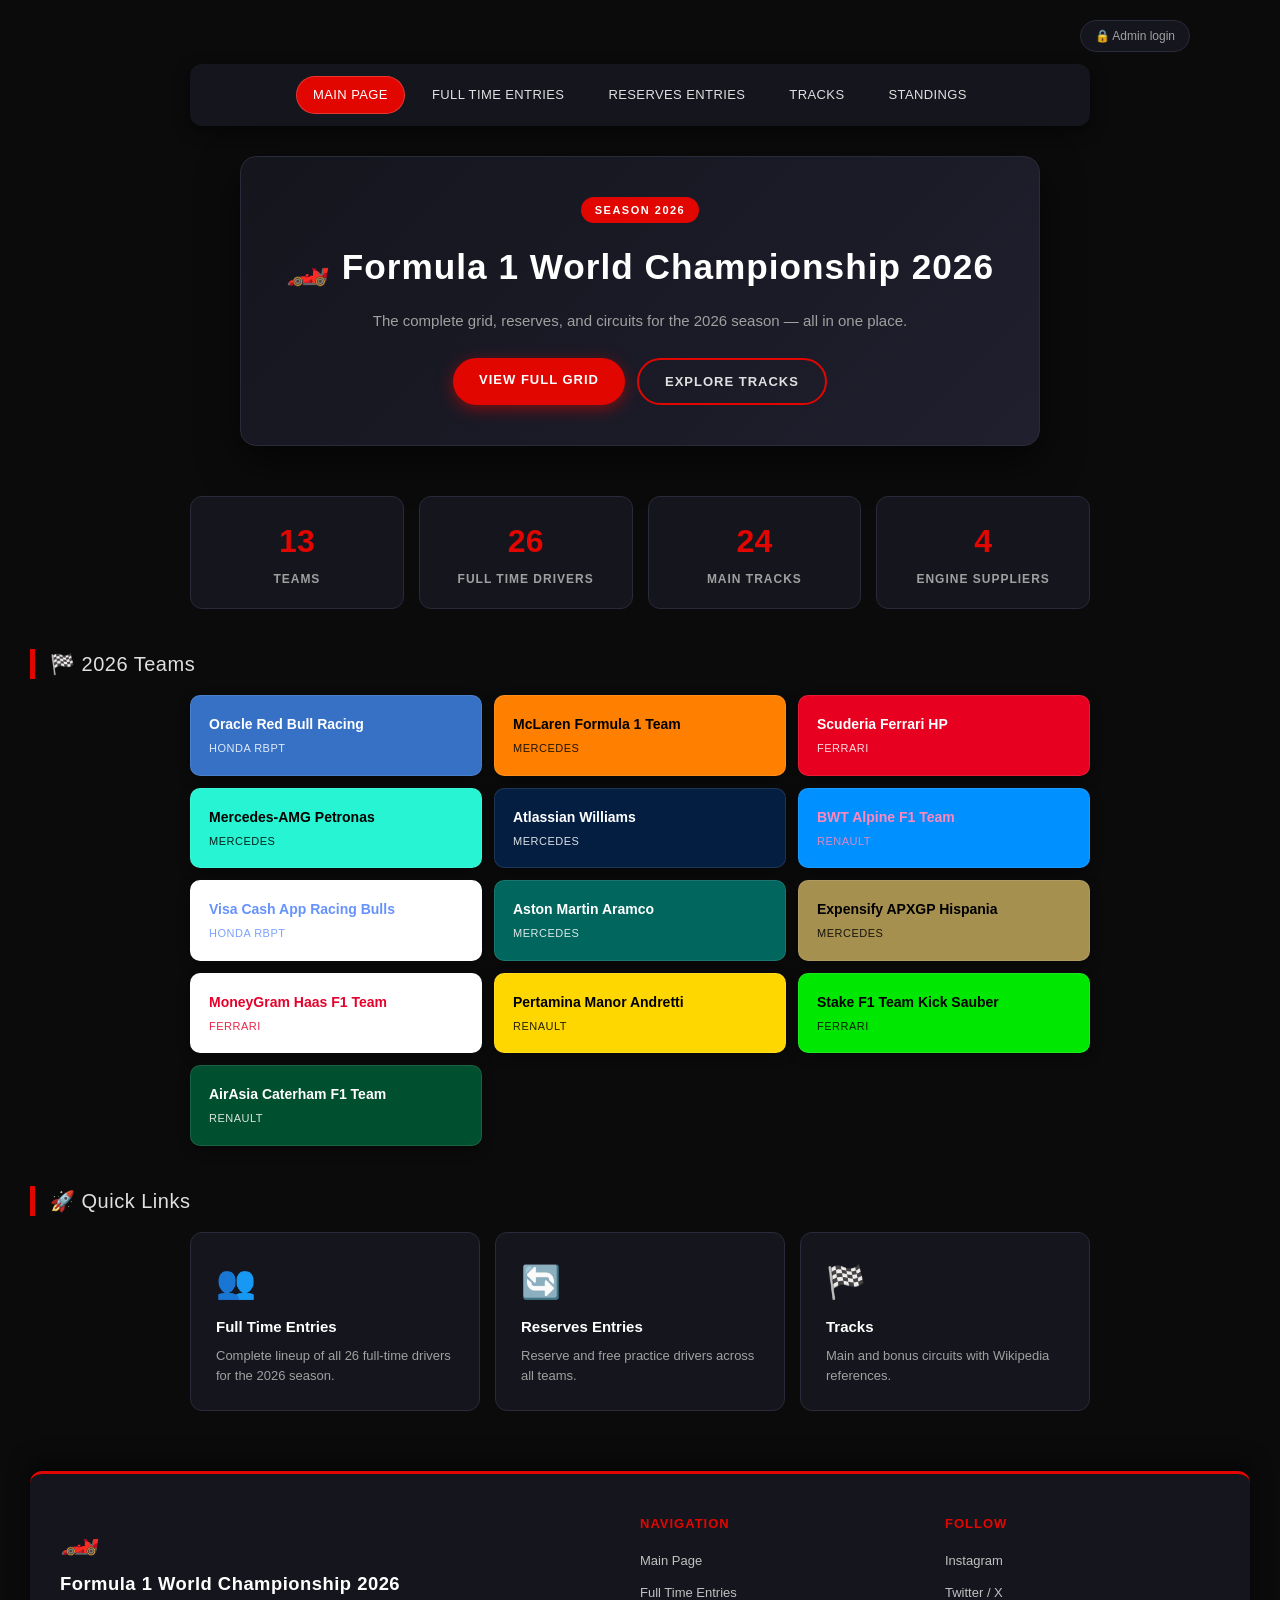
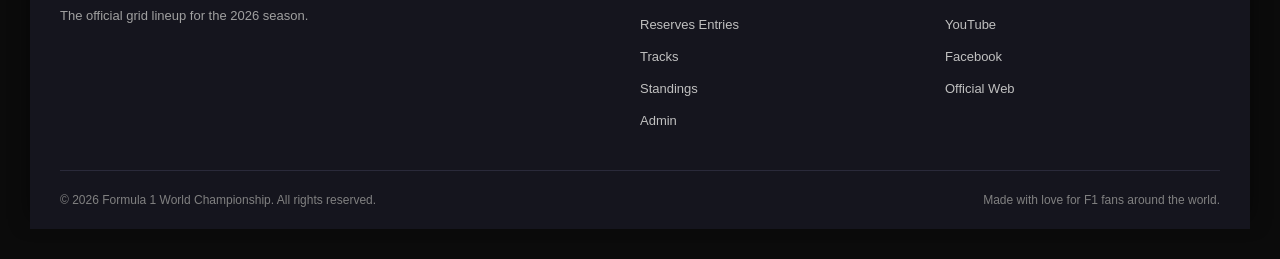
<file: index.html>
<!DOCTYPE html>
<html lang="en">

<head>
    <meta charset="UTF-8">
    <meta name="viewport" content="width=device-width, initial-scale=1.0">

    <title>Formula 1 2026 — Home</title>

    <link rel="stylesheet" href="style.css">
    <script src="script.js"></script>
</head>

<body>
    <header>
        <div class="topbar">
            <a class="admin-link" href="login.html">🔒 Admin login</a>
        </div>
        <nav>
            <a href="index.html" class="active">Main Page</a>
            <a href="fulltime.html">Full Time Entries</a>
            <a href="reserves.html">Reserves Entries</a>
            <a href="tracks.html">Tracks</a>
            <a href="standings.html">Standings</a>
        </nav>
    </header>

    <section class="hero">
        <span class="hero-tag">Season 2026</span>
        <h1>🏎️ Formula 1 World Championship 2026</h1>
        <p class="hero-subtitle">
            The complete grid, reserves, and circuits for the 2026 season — all in one place.
        </p>
        <div class="hero-buttons">
            <a href="fulltime.html" class="btn btn-primary">View Full Grid</a>
            <a href="tracks.html" class="btn btn-secondary">Explore Tracks</a>
        </div>
    </section>

    <section class="stats">
        <div class="stat-card">
            <h3>13</h3>
            <p>Teams</p>
        </div>
        <div class="stat-card">
            <h3>26</h3>
            <p>Full Time Drivers</p>
        </div>
        <div class="stat-card">
            <h3>24</h3>
            <p>Main Tracks</p>
        </div>
        <div class="stat-card">
            <h3>4</h3>
            <p>Engine Suppliers</p>
        </div>
    </section>

    <h2>🏁 2026 Teams</h2>
    <div class="team-grid">
        <a href="https://en.wikipedia.org/wiki/Red_Bull_Racing" target="_blank" class="team-card redbull">
            <h3>Oracle Red Bull Racing</h3>
            <p>Honda RBPT</p>
        </a>
        <a href="https://en.wikipedia.org/wiki/McLaren" target="_blank" class="team-card mclaren">
            <h3>McLaren Formula 1 Team</h3>
            <p>Mercedes</p>
        </a>
        <a href="https://en.wikipedia.org/wiki/Scuderia_Ferrari" target="_blank" class="team-card ferrari">
            <h3>Scuderia Ferrari HP</h3>
            <p>Ferrari</p>
        </a>
        <a href="https://en.wikipedia.org/wiki/Mercedes-Benz_in_Formula_One" target="_blank" class="team-card mercedes">
            <h3>Mercedes-AMG Petronas</h3>
            <p>Mercedes</p>
        </a>
        <a href="https://en.wikipedia.org/wiki/Williams_Racing" target="_blank" class="team-card williams">
            <h3>Atlassian Williams</h3>
            <p>Mercedes</p>
        </a>
        <a href="https://en.wikipedia.org/wiki/Alpine_F1_Team" target="_blank" class="team-card alpine">
            <h3>BWT Alpine F1 Team</h3>
            <p>Renault</p>
        </a>
        <a href="https://en.wikipedia.org/wiki/Racing_Bulls" target="_blank" class="team-card rb">
            <h3>Visa Cash App Racing Bulls</h3>
            <p>Honda RBPT</p>
        </a>
        <a href="https://en.wikipedia.org/wiki/Aston_Martin_in_Formula_One" target="_blank" class="team-card aston">
            <h3>Aston Martin Aramco</h3>
            <p>Mercedes</p>
        </a>
        <a href="https://en.wikipedia.org/wiki/HRT_Formula_1_Team" target="_blank" class="team-card apxgp">
            <h3>Expensify APXGP Hispania</h3>
            <p>Mercedes</p>
        </a>
        <a href="https://en.wikipedia.org/wiki/Haas_F1_Team" target="_blank" class="team-card haas">
            <h3>MoneyGram Haas F1 Team</h3>
            <p>Ferrari</p>
        </a>
        <a href="https://en.wikipedia.org/wiki/Manor_Motorsport" target="_blank" class="team-card manor">
            <h3>Pertamina Manor Andretti</h3>
            <p>Renault</p>
        </a>
        <a href="https://en.wikipedia.org/wiki/Sauber_Motorsport" target="_blank" class="team-card sauber">
            <h3>Stake F1 Team Kick Sauber</h3>
            <p>Ferrari</p>
        </a>
        <a href="https://en.wikipedia.org/wiki/Caterham_F1" target="_blank" class="team-card caterham">
            <h3>AirAsia Caterham F1 Team</h3>
            <p>Renault</p>
        </a>
    </div>

    <h2>🚀 Quick Links</h2>
    <div class="quick-links">
        <a href="fulltime.html" class="quick-card">
            <span class="quick-icon">👥</span>
            <h3>Full Time Entries</h3>
            <p>Complete lineup of all 26 full-time drivers for the 2026 season.</p>
        </a>
        <a href="reserves.html" class="quick-card">
            <span class="quick-icon">🔄</span>
            <h3>Reserves Entries</h3>
            <p>Reserve and free practice drivers across all teams.</p>
        </a>
        <a href="tracks.html" class="quick-card">
            <span class="quick-icon">🏁</span>
            <h3>Tracks</h3>
            <p>Main and bonus circuits with Wikipedia references.</p>
        </a>
    </div>

    <footer>
        <div class="footer-content">
            <div class="footer-brand">
                <span class="footer-logo">🏎️</span>
                <h3>Formula 1 World Championship 2026</h3>
                <p>The official grid lineup for the 2026 season.</p>
            </div>

            <div class="footer-links">
                <h4>Navigation</h4>
                <ul>
                    <li><a href="index.html">Main Page</a></li>
                    <li><a href="fulltime.html">Full Time Entries</a></li>
                    <li><a href="reserves.html">Reserves Entries</a></li>
                    <li><a href="tracks.html">Tracks</a></li>
                    <li><a href="standings.html">Standings</a></li>
                    <li><a href="login.html">Admin</a></li>
                </ul>
            </div>

            <div class="footer-links">
                <h4>Follow</h4>
                <ul>
                    <li><a href="https://www.instagram.com/f1/">Instagram</a></li>
                    <li><a href="https://x.com/F1">Twitter / X</a></li>
                    <li><a href="https://www.youtube.com/@Formula1">YouTube</a></li>
                    <li><a href="https://web.facebook.com/Formula1/">Facebook</a></li>
                    <li><a href="https://www.formula1.com/">Official Web</a></li>
                </ul>
            </div>
        </div>

        <div class="footer-bottom">
            <p>&copy; 2026 Formula 1 World Championship. All rights reserved.</p>
            <p>Made with love for F1 fans around the world.</p>
        </div>
    </footer>

</body>

</html>
</file>
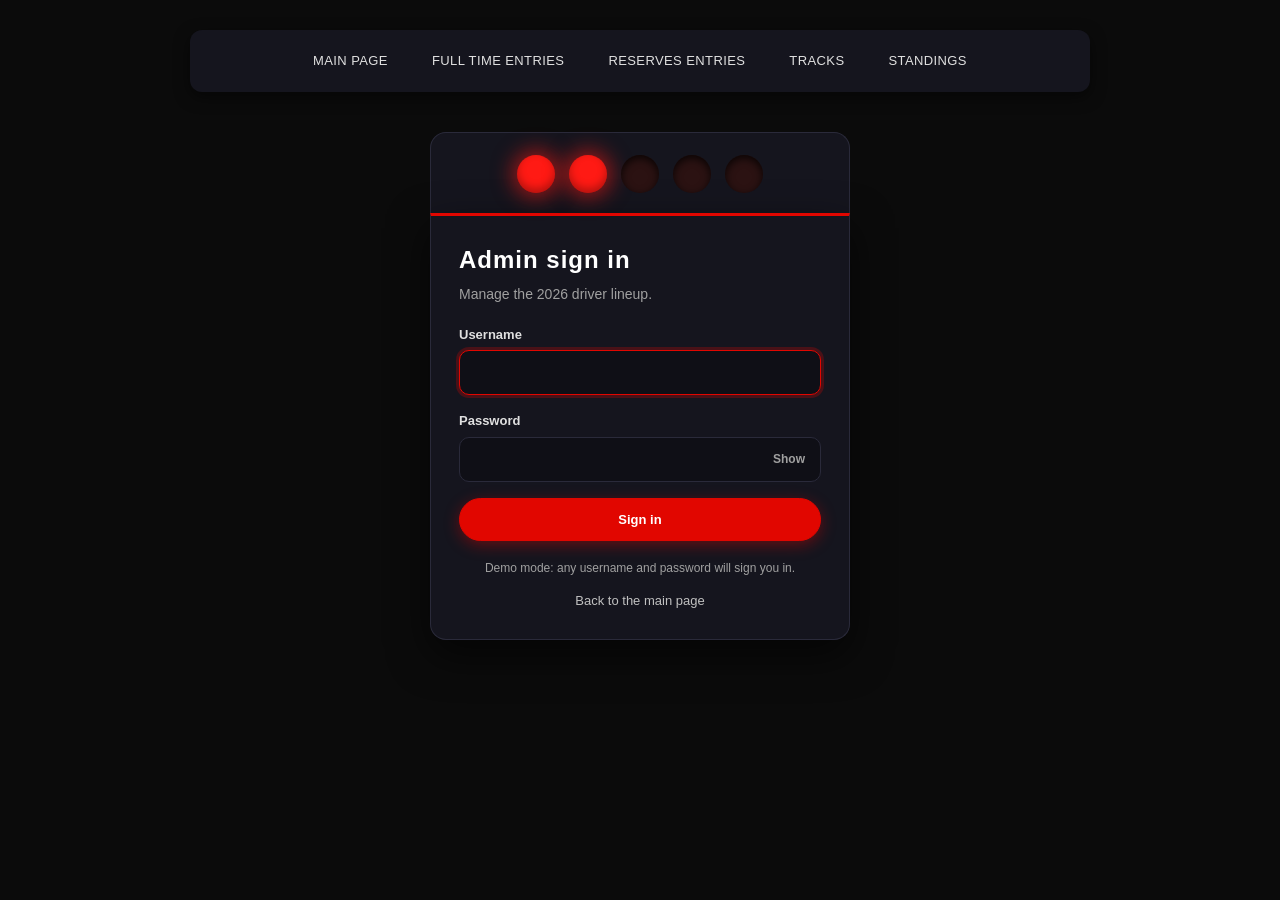
<file: admin.html>
<!DOCTYPE html>
<html lang="en">

<head>
    <meta charset="UTF-8">
    <meta name="viewport" content="width=device-width, initial-scale=1.0">

    <title>Formula 1 2026 — Admin Dashboard</title>

    <!-- Demo-only guard: bounce to the login page if there is no session flag -->
    <script>
        try {
            if (!sessionStorage.getItem('f1-admin')) { window.location.replace('login.html'); }
        } catch (e) { window.location.replace('login.html'); }
    </script>

    <link rel="stylesheet" href="style.css">
    <link rel="stylesheet" href="admin.css">
    <script src="admin.js" defer></script>
</head>

<body>
    <header>
        <nav class="nav-wide">
            <a href="index.html">Main Page</a>
            <a href="fulltime.html">Full Time Entries</a>
            <a href="reserves.html">Reserves Entries</a>
            <a href="tracks.html">Tracks</a>
            <a href="standings.html">Standings</a>
            <a href="admin.html" class="active">Admin</a>
            <span class="nav-user" id="navUser"></span>
            <button type="button" class="nav-btn" id="logoutBtn">Log out</button>
        </nav>
    </header>

    <main class="admin">
        <h1>🏎️ Admin dashboard</h1>
        <p class="demo-note">Demo mode: edits last until you reload and don't change the public pages.</p>

        <div class="tabs" role="tablist" aria-label="Driver lists">
            <button type="button" class="tab" role="tab" id="tab-ft" data-kind="ft" aria-selected="true"
                aria-controls="panel">Full time <span class="count" id="count-ft">0</span></button>
            <button type="button" class="tab" role="tab" id="tab-res" data-kind="res" aria-selected="false"
                aria-controls="panel" tabindex="-1">Reserves <span class="count" id="count-res">0</span></button>
        </div>

        <div class="toolbar">
            <input type="text" class="search-input" id="search" placeholder="🔍 Search by name, number, team or nationality"
                aria-label="Search drivers" autocomplete="off">
            <select class="input team-filter" id="teamFilter" aria-label="Filter by team"></select>
            <button type="button" class="btn-admin primary" id="addBtn">Add driver</button>
        </div>

        <div id="panel" role="tabpanel">
            <div class="table-scroll" id="tableScroll">
                <table class="admin-table">
                    <thead id="thead"></thead>
                    <tbody id="tbody"></tbody>
                </table>
            </div>
            <div class="empty" id="empty" hidden>
                <p id="emptyText"></p>
                <button type="button" class="btn-admin" id="emptyAction">Clear search</button>
            </div>
        </div>

        <p class="result-count" id="resultCount" aria-live="polite"></p>
    </main>

    <!-- Add / edit dialog -->
    <dialog class="modal" id="driverDialog" aria-labelledby="driverDialogTitle">
        <form id="driverForm" novalidate>
            <div class="modal-head">
                <h2 id="driverDialogTitle">Add driver</h2>
            </div>

            <div class="modal-body">
                <div class="form-grid">
                    <div class="field">
                        <label for="f-no">Number</label>
                        <input class="input" id="f-no" type="number" min="1" max="99" inputmode="numeric"
                            aria-describedby="e-no">
                        <p class="field-error" id="e-no"></p>
                    </div>

                    <div class="field">
                        <label for="f-status">Status</label>
                        <select class="input" id="f-status" aria-describedby="e-status"></select>
                        <p class="field-error" id="e-status"></p>
                    </div>

                    <div class="field span-2">
                        <label for="f-name">Driver name</label>
                        <input class="input" id="f-name" type="text" autocomplete="off" aria-describedby="e-name">
                        <p class="field-error" id="e-name"></p>
                    </div>

                    <div class="field span-2">
                        <label for="f-wiki">Wikipedia link <span class="hint">(optional)</span></label>
                        <input class="input" id="f-wiki" type="url" placeholder="https://en.wikipedia.org/wiki/…"
                            aria-describedby="e-wiki">
                        <p class="field-error" id="e-wiki"></p>
                    </div>

                    <div class="field span-2">
                        <label for="f-nat">Nationality</label>
                        <div class="nat-row">
                            <img class="flag" id="flagPreview" alt="">
                            <select class="input" id="f-nat"></select>
                        </div>
                    </div>

                    <div class="field span-2">
                        <label for="f-team">Team</label>
                        <select class="input" id="f-team"></select>
                    </div>

                    <div class="field span-2" id="engineField">
                        <label for="f-engine">Engine <span class="hint">(set by the team)</span></label>
                        <input class="input" id="f-engine" type="text" readonly tabindex="-1">
                    </div>
                </div>
            </div>

            <div class="modal-foot">
                <button type="button" class="btn-admin" id="cancelBtn">Cancel</button>
                <button type="submit" class="btn-admin primary" id="saveBtn">Save driver</button>
            </div>
        </form>
    </dialog>

    <!-- Delete confirmation -->
    <dialog class="modal" id="deleteDialog" aria-labelledby="deleteTitle">
        <div class="modal-head">
            <h2 id="deleteTitle">Delete driver?</h2>
        </div>
        <div class="modal-body">
            <p id="deleteText"></p>
        </div>
        <div class="modal-foot">
            <button type="button" class="btn-admin" id="deleteCancel">Cancel</button>
            <button type="button" class="btn-admin danger" id="deleteConfirm">Delete driver</button>
        </div>
    </dialog>

    <div class="toast" id="toast" role="status" aria-live="polite">
        <span id="toastMsg"></span>
        <button type="button" id="toastAction" hidden>Undo</button>
    </div>
</body>

</html>
</file>
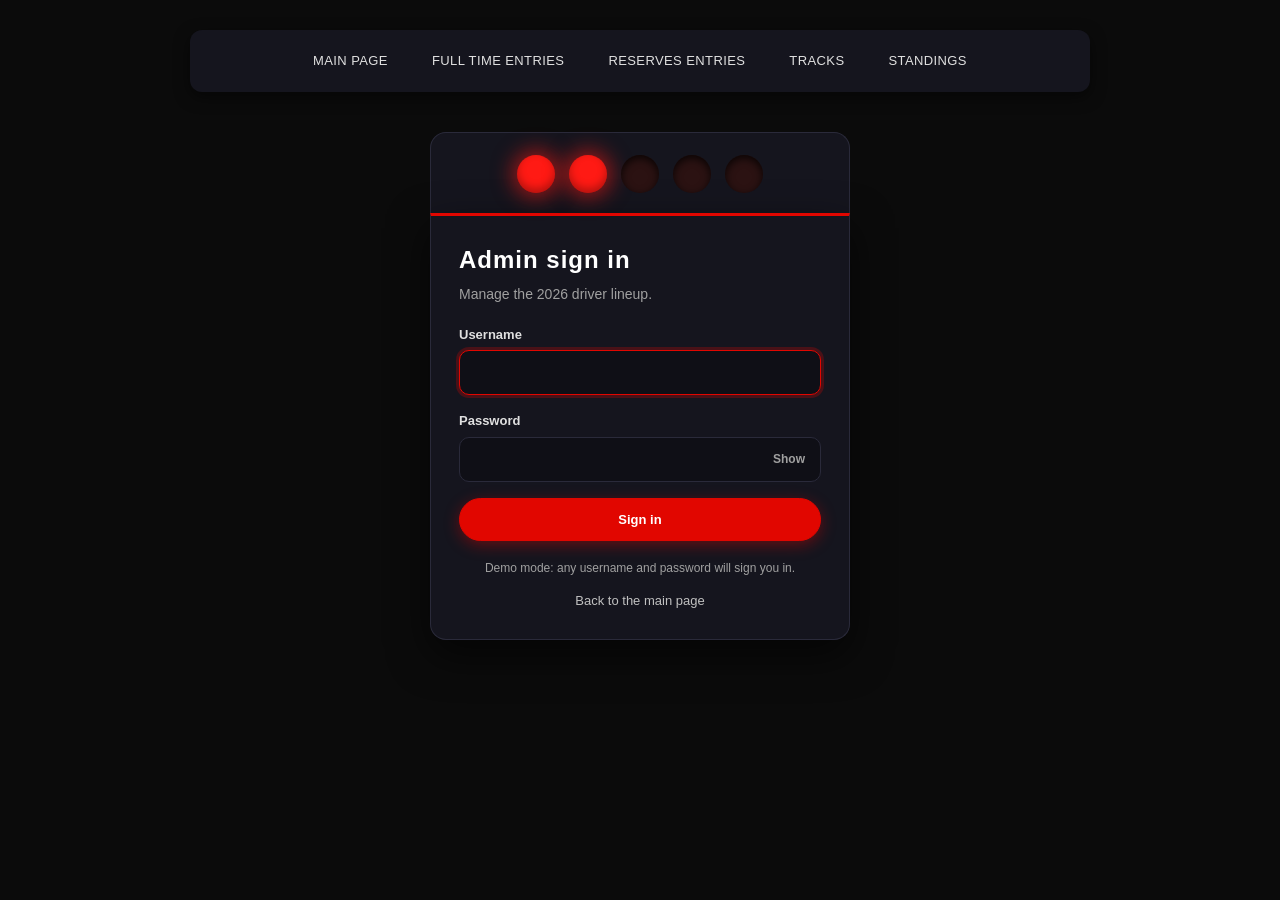
<file: login.html>
<!DOCTYPE html>
<html lang="en">

<head>
    <meta charset="UTF-8">
    <meta name="viewport" content="width=device-width, initial-scale=1.0">

    <title>Formula 1 2026 — Admin Sign In</title>

    <link rel="stylesheet" href="style.css">
    <link rel="stylesheet" href="admin.css">
    <script src="login.js" defer></script>
</head>

<body>
    <header>
        <nav>
            <a href="index.html">Main Page</a>
            <a href="fulltime.html">Full Time Entries</a>
            <a href="reserves.html">Reserves Entries</a>
            <a href="tracks.html">Tracks</a>
            <a href="standings.html">Standings</a>
        </nav>
    </header>

    <main class="login">
        <div class="gantry" aria-hidden="true">
            <span class="light"></span>
            <span class="light"></span>
            <span class="light"></span>
            <span class="light"></span>
            <span class="light"></span>
        </div>

        <div class="login-card">
            <h1>Admin sign in</h1>
            <p class="login-sub">Manage the 2026 driver lineup.</p>

            <p class="form-banner" id="banner" role="status" hidden></p>

            <form id="loginForm" novalidate>
                <div class="field">
                    <label for="username">Username</label>
                    <input class="input" id="username" name="username" type="text" autocomplete="username"
                        autofocus aria-describedby="username-error">
                    <p class="field-error" id="username-error"></p>
                </div>

                <div class="field">
                    <label for="password">Password</label>
                    <div class="pw-wrap">
                        <input class="input" id="password" name="password" type="password"
                            autocomplete="current-password" aria-describedby="password-error">
                        <button type="button" class="pw-toggle" id="pwToggle" aria-controls="password"
                            aria-pressed="false">Show</button>
                    </div>
                    <p class="field-error" id="password-error"></p>
                </div>

                <button type="submit" class="btn-admin primary block" id="submitBtn">Sign in</button>
            </form>

            <p class="login-note">Demo mode: any username and password will sign you in.</p>
            <a class="back-link" href="index.html">Back to the main page</a>
        </div>
    </main>
</body>

</html>
</file>
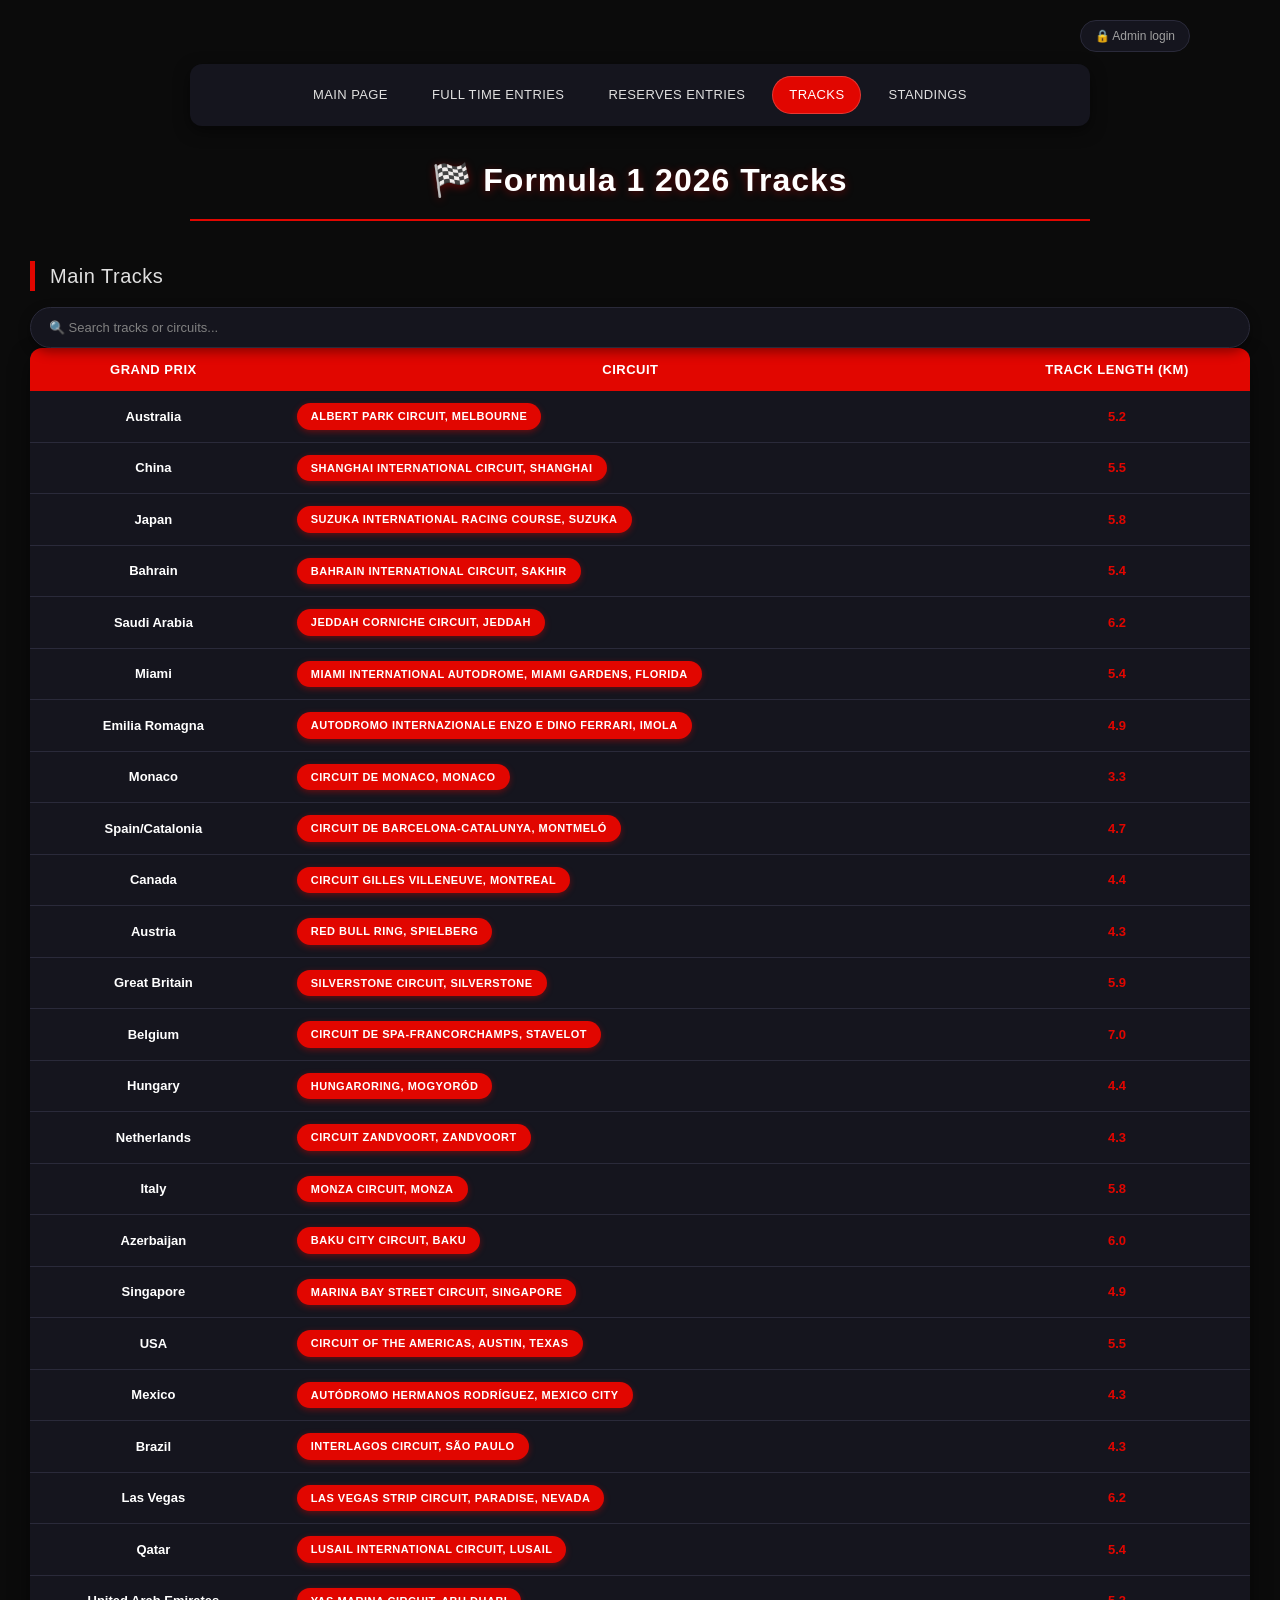
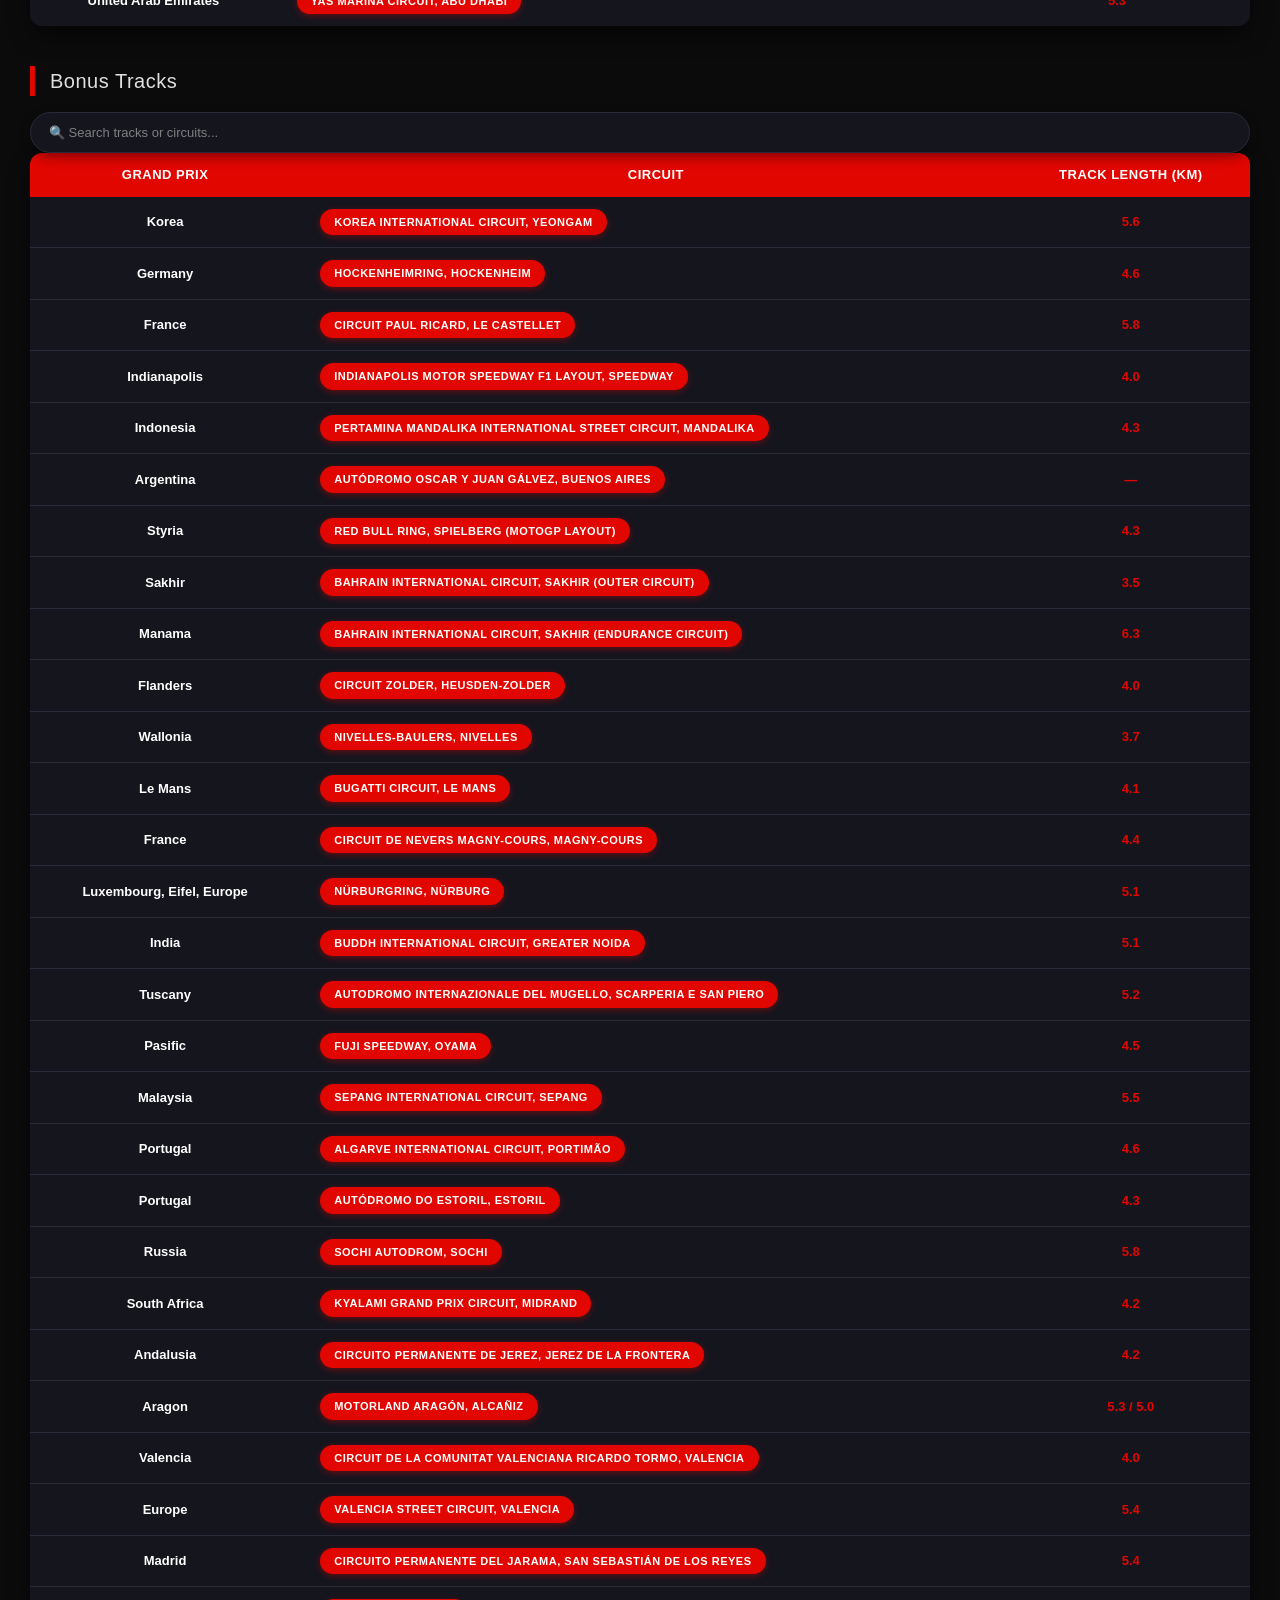
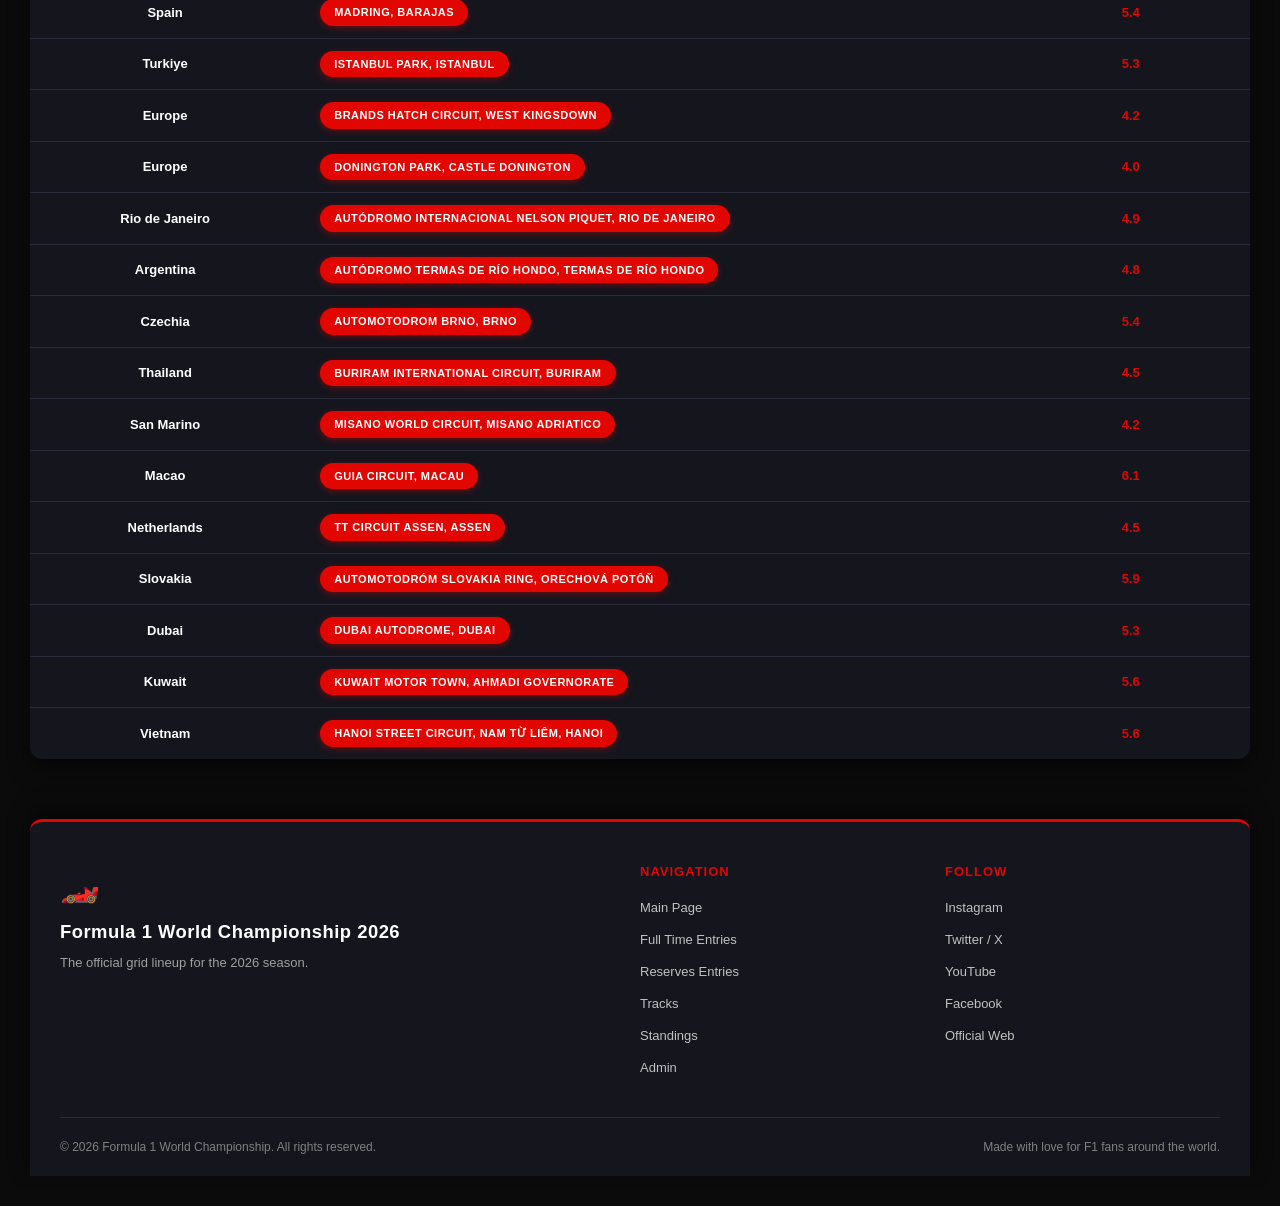
<file: tracks.html>
<!DOCTYPE html>
<html lang="en">

<head>
    <meta charset="UTF-8">
    <meta name="viewport" content="width=device-width, initial-scale=1.0">

    <title>Formula 1 2026 Tracks</title>

    <link rel="stylesheet" href="style.css">
    <script src="script.js"></script>
</head>

<body>
    <header>
        <div class="topbar">
            <a class="admin-link" href="login.html">🔒 Admin login</a>
        </div>
        <nav>
            <a href="index.html">Main Page</a>
            <a href="fulltime.html">Full Time Entries</a>
            <a href="reserves.html">Reserves Entries</a>
            <a href="tracks.html" class="active">Tracks</a>
            <a href="standings.html">Standings</a>
        </nav>
    </header>

    <h1>🏁 Formula 1 2026 Tracks</h1>

    <h2>Main Tracks</h2>
    <table class="tracks-table">
        <thead>
            <tr>
                <th>Grand Prix</th>
                <th>Circuit</th>
                <th>Track Length (km)</th>
            </tr>
        </thead>
        <tbody>
            <tr>
                <td>Australia</td>
                <td><a class="wiki-link" href="https://en.wikipedia.org/wiki/Albert_Park_Circuit" target="_blank">Albert Park Circuit, Melbourne</a></td>
                <td>5.2</td>
            </tr>
            <tr>
                <td>China</td>
                <td><a class="wiki-link" href="https://en.wikipedia.org/wiki/Shanghai_International_Circuit" target="_blank">Shanghai International Circuit, Shanghai</a></td>
                <td>5.5</td>
            </tr>
            <tr>
                <td>Japan</td>
                <td><a class="wiki-link" href="https://en.wikipedia.org/wiki/Suzuka_International_Racing_Course" target="_blank">Suzuka International Racing Course, Suzuka</a></td>
                <td>5.8</td>
            </tr>
            <tr>
                <td>Bahrain</td>
                <td><a class="wiki-link" href="https://en.wikipedia.org/wiki/Bahrain_International_Circuit" target="_blank">Bahrain International Circuit, Sakhir</a></td>
                <td>5.4</td>
            </tr>
            <tr>
                <td>Saudi Arabia</td>
                <td><a class="wiki-link" href="https://en.wikipedia.org/wiki/Jeddah_Corniche_Circuit" target="_blank">Jeddah Corniche Circuit, Jeddah</a></td>
                <td>6.2</td>
            </tr>
            <tr>
                <td>Miami</td>
                <td><a class="wiki-link" href="https://en.wikipedia.org/wiki/Miami_International_Autodrome" target="_blank">Miami International Autodrome, Miami Gardens, Florida</a></td>
                <td>5.4</td>
            </tr>
            <tr>
                <td>Emilia Romagna</td>
                <td><a class="wiki-link" href="https://en.wikipedia.org/wiki/Imola_Circuit" target="_blank">Autodromo Internazionale Enzo e Dino Ferrari, Imola</a></td>
                <td>4.9</td>
            </tr>
            <tr>
                <td>Monaco</td>
                <td><a class="wiki-link" href="https://en.wikipedia.org/wiki/Circuit_de_Monaco" target="_blank">Circuit de Monaco, Monaco</a></td>
                <td>3.3</td>
            </tr>
            <tr>
                <td>Spain/Catalonia</td>
                <td><a class="wiki-link" href="https://en.wikipedia.org/wiki/Circuit_de_Barcelona-Catalunya" target="_blank">Circuit de Barcelona-Catalunya, Montmeló</a></td>
                <td>4.7</td>
            </tr>
            <tr>
                <td>Canada</td>
                <td><a class="wiki-link" href="https://en.wikipedia.org/wiki/Circuit_Gilles_Villeneuve" target="_blank">Circuit Gilles Villeneuve, Montreal</a></td>
                <td>4.4</td>
            </tr>
            <tr>
                <td>Austria</td>
                <td><a class="wiki-link" href="https://en.wikipedia.org/wiki/Red_Bull_Ring" target="_blank">Red Bull Ring, Spielberg</a></td>
                <td>4.3</td>
            </tr>
            <tr>
                <td>Great Britain</td>
                <td><a class="wiki-link" href="https://en.wikipedia.org/wiki/Silverstone_Circuit" target="_blank">Silverstone Circuit, Silverstone</a></td>
                <td>5.9</td>
            </tr>
            <tr>
                <td>Belgium</td>
                <td><a class="wiki-link" href="https://en.wikipedia.org/wiki/Circuit_de_Spa-Francorchamps" target="_blank">Circuit de Spa-Francorchamps, Stavelot</a></td>
                <td>7.0</td>
            </tr>
            <tr>
                <td>Hungary</td>
                <td><a class="wiki-link" href="https://en.wikipedia.org/wiki/Hungaroring" target="_blank">Hungaroring, Mogyoród</a></td>
                <td>4.4</td>
            </tr>
            <tr>
                <td>Netherlands</td>
                <td><a class="wiki-link" href="https://en.wikipedia.org/wiki/Circuit_Zandvoort" target="_blank">Circuit Zandvoort, Zandvoort</a></td>
                <td>4.3</td>
            </tr>
            <tr>
                <td>Italy</td>
                <td><a class="wiki-link" href="https://en.wikipedia.org/wiki/Monza_Circuit" target="_blank">Monza Circuit, Monza</a></td>
                <td>5.8</td>
            </tr>
            <tr>
                <td>Azerbaijan</td>
                <td><a class="wiki-link" href="https://en.wikipedia.org/wiki/Baku_City_Circuit" target="_blank">Baku City Circuit, Baku</a></td>
                <td>6.0</td>
            </tr>
            <tr>
                <td>Singapore</td>
                <td><a class="wiki-link" href="https://en.wikipedia.org/wiki/Marina_Bay_Street_Circuit" target="_blank">Marina Bay Street Circuit, Singapore</a></td>
                <td>4.9</td>
            </tr>
            <tr>
                <td>USA</td>
                <td><a class="wiki-link" href="https://en.wikipedia.org/wiki/Circuit_of_the_Americas" target="_blank">Circuit of the Americas, Austin, Texas</a></td>
                <td>5.5</td>
            </tr>
            <tr>
                <td>Mexico</td>
                <td><a class="wiki-link" href="https://en.wikipedia.org/wiki/Aut%C3%B3dromo_Hermanos_Rodr%C3%ADguez" target="_blank">Autódromo Hermanos Rodríguez, Mexico City</a></td>
                <td>4.3</td>
            </tr>
            <tr>
                <td>Brazil</td>
                <td><a class="wiki-link" href="https://en.wikipedia.org/wiki/Interlagos_Circuit" target="_blank">Interlagos Circuit, São Paulo</a></td>
                <td>4.3</td>
            </tr>
            <tr>
                <td>Las Vegas</td>
                <td><a class="wiki-link" href="https://en.wikipedia.org/wiki/Las_Vegas_Strip_Circuit" target="_blank">Las Vegas Strip Circuit, Paradise, Nevada</a></td>
                <td>6.2</td>
            </tr>
            <tr>
                <td>Qatar</td>
                <td><a class="wiki-link" href="https://en.wikipedia.org/wiki/Lusail_International_Circuit" target="_blank">Lusail International Circuit, Lusail</a></td>
                <td>5.4</td>
            </tr>
            <tr>
                <td>United Arab Emirates</td>
                <td><a class="wiki-link" href="https://en.wikipedia.org/wiki/Yas_Marina_Circuit" target="_blank">Yas Marina Circuit, Abu Dhabi</a></td>
                <td>5.3</td>
            </tr>
        </tbody>
    </table>

    <h2>Bonus Tracks</h2>
    <table class="tracks-table">
        <thead>
            <tr>
                <th>Grand Prix</th>
                <th>Circuit</th>
                <th>Track Length (km)</th>
            </tr>
        </thead>
        <tbody>
            <tr>
                <td>Korea</td>
                <td><a class="wiki-link" href="https://en.wikipedia.org/wiki/Korea_International_Circuit" target="_blank">Korea International Circuit, Yeongam</a></td>
                <td>5.6</td>
            </tr>
            <tr>
                <td>Germany</td>
                <td><a class="wiki-link" href="https://en.wikipedia.org/wiki/Hockenheimring" target="_blank">Hockenheimring, Hockenheim</a></td>
                <td>4.6</td>
            </tr>
            <tr>
                <td>France</td>
                <td><a class="wiki-link" href="https://en.wikipedia.org/wiki/Circuit_Paul_Ricard" target="_blank">Circuit Paul Ricard, Le Castellet</a></td>
                <td>5.8</td>
            </tr>
            <tr>
                <td>Indianapolis</td>
                <td><a class="wiki-link" href="https://en.wikipedia.org/wiki/Indianapolis_Motor_Speedway" target="_blank">Indianapolis Motor Speedway F1 Layout, Speedway</a></td>
                <td>4.0</td>
            </tr>
            <tr>
                <td>Indonesia</td>
                <td><a class="wiki-link" href="https://en.wikipedia.org/wiki/Mandalika_International_Street_Circuit" target="_blank">Pertamina Mandalika International Street Circuit, Mandalika</a></td>
                <td>4.3</td>
            </tr>
            <tr>
                <td>Argentina</td>
                <td><a class="wiki-link" href="https://en.wikipedia.org/wiki/Aut%C3%B3dromo_Oscar_y_Juan_G%C3%A1lvez" target="_blank">Autódromo Oscar y Juan Gálvez, Buenos Aires</a></td>
                <td>—</td>
            </tr>
            <tr>
                <td>Styria</td>
                <td><a class="wiki-link" href="https://en.wikipedia.org/wiki/Red_Bull_Ring" target="_blank">Red Bull Ring, Spielberg (MotoGP Layout)</a></td>
                <td>4.3</td>
            </tr>
            <tr>
                <td>Sakhir</td>
                <td><a class="wiki-link" href="https://en.wikipedia.org/wiki/Bahrain_International_Circuit" target="_blank">Bahrain International Circuit, Sakhir (Outer Circuit)</a></td>
                <td>3.5</td>
            </tr>
            <tr>
                <td>Manama</td>
                <td><a class="wiki-link" href="https://en.wikipedia.org/wiki/Bahrain_International_Circuit" target="_blank">Bahrain International Circuit, Sakhir (Endurance Circuit)</a></td>
                <td>6.3</td>
            </tr>
            <tr>
                <td>Flanders</td>
                <td><a class="wiki-link" href="https://en.wikipedia.org/wiki/Zolder_Circuit" target="_blank">Circuit Zolder, Heusden-Zolder</a></td>
                <td>4.0</td>
            </tr>
            <tr>
                <td>Wallonia</td>
                <td><a class="wiki-link" href="https://en.wikipedia.org/wiki/Nivelles-Baulers" target="_blank">Nivelles-Baulers, Nivelles</a></td>
                <td>3.7</td>
            </tr>
            <tr>
                <td>Le Mans</td>
                <td><a class="wiki-link" href="https://en.wikipedia.org/wiki/Bugatti_Circuit" target="_blank">Bugatti Circuit, Le Mans</a></td>
                <td>4.1</td>
            </tr>
            <tr>
                <td>France</td>
                <td><a class="wiki-link" href="https://en.wikipedia.org/wiki/Circuit_de_Nevers_Magny-Cours" target="_blank">Circuit de Nevers Magny-Cours, Magny-Cours</a></td>
                <td>4.4</td>
            </tr>
            <tr>
                <td>Luxembourg, Eifel, Europe</td>
                <td><a class="wiki-link" href="https://en.wikipedia.org/wiki/N%C3%BCrburgring" target="_blank">Nürburgring, Nürburg</a></td>
                <td>5.1</td>
            </tr>
            <tr>
                <td>India</td>
                <td><a class="wiki-link" href="https://en.wikipedia.org/wiki/Buddh_International_Circuit" target="_blank">Buddh International Circuit, Greater Noida</a></td>
                <td>5.1</td>
            </tr>
            <tr>
                <td>Tuscany</td>
                <td><a class="wiki-link" href="https://en.wikipedia.org/wiki/Mugello_Circuit" target="_blank">Autodromo Internazionale del Mugello, Scarperia e San Piero</a></td>
                <td>5.2</td>
            </tr>
            <tr>
                <td>Pasific</td>
                <td><a class="wiki-link" href="https://en.wikipedia.org/wiki/Fuji_Speedway" target="_blank">Fuji Speedway, Oyama</a></td>
                <td>4.5</td>
            </tr>
            <tr>
                <td>Malaysia</td>
                <td><a class="wiki-link" href="https://en.wikipedia.org/wiki/Sepang_International_Circuit" target="_blank">Sepang International Circuit, Sepang</a></td>
                <td>5.5</td>
            </tr>
            <tr>
                <td>Portugal</td>
                <td><a class="wiki-link" href="https://en.wikipedia.org/wiki/Algarve_International_Circuit" target="_blank">Algarve International Circuit, Portimão</a></td>
                <td>4.6</td>
            </tr>
            <tr>
                <td>Portugal</td>
                <td><a class="wiki-link" href="https://en.wikipedia.org/wiki/Estoril_Circuit" target="_blank">Autódromo do Estoril, Estoril</a></td>
                <td>4.3</td>
            </tr>
            <tr>
                <td>Russia</td>
                <td><a class="wiki-link" href="https://en.wikipedia.org/wiki/Sochi_Autodrom" target="_blank">Sochi Autodrom, Sochi</a></td>
                <td>5.8</td>
            </tr>
            <tr>
                <td>South Africa</td>
                <td><a class="wiki-link" href="https://en.wikipedia.org/wiki/Kyalami" target="_blank">Kyalami Grand Prix Circuit, Midrand</a></td>
                <td>4.2</td>
            </tr>
            <tr>
                <td>Andalusia</td>
                <td><a class="wiki-link" href="https://en.wikipedia.org/wiki/Circuito_de_Jerez" target="_blank">Circuito Permanente de Jerez, Jerez de la Frontera</a></td>
                <td>4.2</td>
            </tr>
            <tr>
                <td>Aragon</td>
                <td><a class="wiki-link" href="https://en.wikipedia.org/wiki/MotorLand_Arag%C3%B3n" target="_blank">MotorLand Aragón, Alcañiz</a></td>
                <td>5.3 / 5.0</td>
            </tr>
            <tr>
                <td>Valencia</td>
                <td><a class="wiki-link" href="https://en.wikipedia.org/wiki/Circuit_Ricardo_Tormo" target="_blank">Circuit de la Comunitat Valenciana Ricardo Tormo, Valencia</a></td>
                <td>4.0</td>
            </tr>
            <tr>
                <td>Europe</td>
                <td><a class="wiki-link" href="https://en.wikipedia.org/wiki/Valencia_Street_Circuit" target="_blank">Valencia Street Circuit, Valencia</a></td>
                <td>5.4</td>
            </tr>
            <tr>
                <td>Madrid</td>
                <td><a class="wiki-link" href="https://en.wikipedia.org/wiki/Circuito_del_Jarama" target="_blank">Circuito Permanente del Jarama, San Sebastián de los Reyes</a></td>
                <td>5.4</td>
            </tr>
            <tr>
                <td>Spain</td>
                <td><a class="wiki-link" href="https://en.wikipedia.org/wiki/Madring" target="_blank">Madring, Barajas</a></td>
                <td>5.4</td>
            </tr>
            <tr>
                <td>Turkiye</td>
                <td><a class="wiki-link" href="https://en.wikipedia.org/wiki/Istanbul_Park" target="_blank">Istanbul Park, Istanbul</a></td>
                <td>5.3</td>
            </tr>
            <tr>
                <td>Europe</td>
                <td><a class="wiki-link" href="https://en.wikipedia.org/wiki/Brands_Hatch" target="_blank">Brands Hatch Circuit, West Kingsdown</a></td>
                <td>4.2</td>
            </tr>
            <tr>
                <td>Europe</td>
                <td><a class="wiki-link" href="https://en.wikipedia.org/wiki/Donington_Park" target="_blank">Donington Park, Castle Donington</a></td>
                <td>4.0</td>
            </tr>
            <tr>
                <td>Rio de Janeiro</td>
                <td><a class="wiki-link" href="https://en.wikipedia.org/wiki/Aut%C3%B3dromo_Internacional_Nelson_Piquet" target="_blank">Autódromo Internacional Nelson Piquet, Rio de Janeiro</a></td>
                <td>4.9</td>
            </tr>
            <tr>
                <td>Argentina</td>
                <td><a class="wiki-link" href="https://en.wikipedia.org/wiki/Aut%C3%B3dromo_Termas_de_R%C3%ADo_Hondo" target="_blank">Autódromo Termas de Río Hondo, Termas de Río Hondo</a></td>
                <td>4.8</td>
            </tr>
            <tr>
                <td>Czechia</td>
                <td><a class="wiki-link" href="https://en.wikipedia.org/wiki/Brno_Circuit" target="_blank">Automotodrom Brno, Brno</a></td>
                <td>5.4</td>
            </tr>
            <tr>
                <td>Thailand</td>
                <td><a class="wiki-link" href="https://en.wikipedia.org/wiki/Buriram_International_Circuit" target="_blank">Buriram International Circuit, Buriram</a></td>
                <td>4.5</td>
            </tr>
            <tr>
                <td>San Marino</td>
                <td><a class="wiki-link" href="https://en.wikipedia.org/wiki/Misano_World_Circuit_Marco_Simoncelli" target="_blank">Misano World Circuit, Misano Adriatico</a></td>
                <td>4.2</td>
            </tr>
            <tr>
                <td>Macao</td>
                <td><a class="wiki-link" href="https://en.wikipedia.org/wiki/Guia_Circuit" target="_blank">Guia Circuit, Macau</a></td>
                <td>6.1</td>
            </tr>
            <tr>
                <td>Netherlands</td>
                <td><a class="wiki-link" href="https://en.wikipedia.org/wiki/TT_Circuit_Assen" target="_blank">TT Circuit Assen, Assen</a></td>
                <td>4.5</td>
            </tr>
            <tr>
                <td>Slovakia</td>
                <td><a class="wiki-link" href="https://en.wikipedia.org/wiki/Slovakia_Ring" target="_blank">Automotodróm Slovakia Ring, Orechová Potôň</a></td>
                <td>5.9</td>
            </tr>
            <tr>
                <td>Dubai</td>
                <td><a class="wiki-link" href="https://en.wikipedia.org/wiki/Dubai_Autodrome" target="_blank">Dubai Autodrome, Dubai</a></td>
                <td>5.3</td>
            </tr>
            <tr>
                <td>Kuwait</td>
                <td><a class="wiki-link" href="https://en.wikipedia.org/wiki/Kuwait_Motor_Town" target="_blank">Kuwait Motor Town, Ahmadi Governorate</a></td>
                <td>5.6</td>
            </tr>
            <tr>
                <td>Vietnam</td>
                <td><a class="wiki-link" href="https://en.wikipedia.org/wiki/Hanoi_Street_Circuit" target="_blank">Hanoi Street Circuit, Nam Từ Liêm, Hanoi</a></td>
                <td>5.6</td>
            </tr>
        </tbody>
    </table>

    <footer>
        <div class="footer-content">
            <div class="footer-brand">
                <span class="footer-logo">🏎️</span>
                <h3>Formula 1 World Championship 2026</h3>
                <p>The official grid lineup for the 2026 season.</p>
            </div>

            <div class="footer-links">
                <h4>Navigation</h4>
                <ul>
                    <li><a href="index.html">Main Page</a></li>
                    <li><a href="fulltime.html">Full Time Entries</a></li>
                    <li><a href="reserves.html">Reserves Entries</a></li>
                    <li><a href="tracks.html">Tracks</a></li>
                    <li><a href="standings.html">Standings</a></li>
                    <li><a href="login.html">Admin</a></li>
                </ul>
            </div>

            <div class="footer-links">
                <h4>Follow</h4>
                <ul>
                    <li><a href="https://www.instagram.com/f1/">Instagram</a></li>
                    <li><a href="https://x.com/F1">Twitter / X</a></li>
                    <li><a href="https://www.youtube.com/@Formula1">YouTube</a></li>
                    <li><a href="https://web.facebook.com/Formula1/">Facebook</a></li>
                    <li><a href="https://www.formula1.com/">Official Web</a></li>
                </ul>
            </div>
        </div>

        <div class="footer-bottom">
            <p>&copy; 2026 Formula 1 World Championship. All rights reserved.</p>
            <p>Made with love for F1 fans around the world.</p>
        </div>
    </footer>

</body>

</html>
</file>
<file: style.css>
* {
    box-sizing: border-box;
}

body {
    font-family: 'Segoe UI', Arial, sans-serif;
    background: #0b0b0b;
    color: #fff;
    padding: 30px;
    margin: 0;
    line-height: 1.5;
}

h1 {
    text-align: center;
    margin: 0 auto 20px auto;
    font-weight: 600;
    letter-spacing: 1px;
    font-size: 2rem;
    color: #fff;
    text-shadow: 0 2px 8px rgba(225, 6, 0, 0.4);
    padding-bottom: 15px;
    border-bottom: 2px solid #e10600;
    max-width: 900px;
}

h2 {
    margin: 40px 0 16px 0;
    font-weight: 500;
    border-left: 5px solid #e10600;
    padding-left: 15px;
    color: #e0e0e0;
    font-size: 1.25rem;
    letter-spacing: 0.5px;
}

nav {
    display: flex;
    justify-content: center;
    align-items: center;
    gap: 10px;
    flex-wrap: wrap;
    background: #15151e;
    padding: 12px 20px;
    border-radius: 12px;
    margin: 0 auto 30px auto;
    max-width: 900px;
    box-shadow: 0 5px 15px rgba(0, 0, 0, 0.5);
}

nav a {
    color: #e0e0e0;
    text-decoration: none;
    font-size: 13px;
    font-weight: 500;
    padding: 8px 16px;
    border-radius: 20px;
    letter-spacing: 0.4px;
    text-transform: uppercase;
    transition: background 0.2s, color 0.2s, transform 0.15s;
    border: 1px solid transparent;
}

nav a:hover {
    background: #e10600;
    color: #fff;
    transform: translateY(-1px);
}

nav a.active {
    background: #e10600;
    color: #fff;
    border-color: rgba(255, 255, 255, 0.2);
}

table,
.fulltime-table,
.reserve-table,
.tracks-table {
    width: 100%;
    border-collapse: collapse;
    background: #15151e;
    border-radius: 12px;
    overflow: hidden;
    box-shadow: 0 10px 20px rgba(0, 0, 0, 0.5);
    margin-bottom: 20px;
}

th,
td {
    padding: 12px 10px;
    text-align: center;
    font-size: 14px;
}

th {
    background: #e10600;
    font-size: 13px;
    text-transform: uppercase;
    letter-spacing: 0.5px;
    font-weight: 600;
    color: #fff;
}

tr {
    border-bottom: 1px solid #2a2a3a;
    transition: background 0.2s, filter 0.2s;
}

tr:last-child {
    border-bottom: none;
}

tr:hover {
    filter: brightness(1.15);
}

.ferrari {
    background: #E80020;
    color: #fff;
}

.haas {
    background: #FFFFFF;
    color: #E6002B;
}

.sauber {
    background: #00e701;
    color: #000;
}

.redbull {
    background: #3671C6;
    color: #fff;
}

.rb {
    background: #FFFFFF;
    color: #6692FF;
}

.mercedes {
    background: #27F4D2;
    color: #000;
}

.mclaren {
    background: #ff8000;
    color: #000;
}

.williams {
    background: #041E42;
    color: #fff;
}

.aston {
    background: #00665E;
    color: #fff;
}

.apxgp {
    background: #A6904F;
    color: #000;
}

.alpine {
    background: #0090FF;
    color: #ff87bc;
}

.manor {
    background: #ffd700;
    color: #000;
}

.caterham {
    background: #005030;
    color: #fff;
}

.badge {
    padding: 5px 10px;
    border-radius: 20px;
    font-size: 11px;
    font-weight: 600;
    display: inline-block;
    letter-spacing: 0.3px;
    box-shadow: 0 2px 4px rgba(0, 0, 0, 0.3);
    white-space: nowrap;
}

.first {
    background: #ffd700;
    color: #000;
}

.second {
    background: #c0c0c0;
    color: #000;
}

.reserve-badge {
    background: #444;
    color: #fff;
}

.haas .badge,
.sauber .badge,
.mercedes .badge,
.mclaren .badge,
.apxgp .badge,
.alpine .badge,
.manor .badge,
.rb .badge {
    border: 1px solid rgba(0, 0, 0, 0.3);
}

.ferrari .badge.second,
.redbull .badge.second,
.williams .badge.second,
.aston .badge.second,
.caterham .badge.second {
    color: #111;
}

.flag {
    width: 22px;
    margin-right: 6px;
    vertical-align: middle;
    border-radius: 2px;
    box-shadow: 0 1px 2px rgba(0, 0, 0, 0.4);
}

.driver-name {
    font-weight: 500;
}

.nat-cell {
    display: flex;
    align-items: center;
    justify-content: center;
    gap: 6px;
}

.driver-link,
.va-link {
    color: inherit;
    text-decoration: none;
    border-bottom: 1px dotted currentColor;
    transition: opacity 0.2s;
}

.driver-link:hover,
.va-link:hover {
    opacity: 0.75;
}

.team-cell {
    display: inline-flex;
    align-items: center;
    justify-content: center;
    gap: 8px;
}

.logo {
    width: 24px;
    height: 24px;
    object-fit: contain;
    vertical-align: middle;
}

.fulltime-table td,
.reserve-table td {
    font-size: 13px;
}

.reserve-table .badge.reserve-badge {
    background: #2a2a3a;
    color: #ccc;
}

.tracks-table td {
    font-size: 13px;
}

.tracks-table td:nth-child(1) {
    font-weight: 600;
    color: #fff;
    white-space: nowrap;
}

.tracks-table td:nth-child(2) {
    text-align: left;
    padding-left: 20px;
    color: #d0d0d0;
}

.tracks-table td:nth-child(3) {
    font-weight: 600;
    color: #e10600;
    white-space: nowrap;
}

.tracks-table td:nth-child(4) {
    white-space: nowrap;
}

.wiki-link {
    display: inline-block;
    padding: 5px 14px;
    background: #e10600;
    color: #fff;
    text-decoration: none;
    border-radius: 20px;
    font-size: 11px;
    font-weight: 600;
    text-transform: uppercase;
    letter-spacing: 0.5px;
    transition: background 0.2s, transform 0.15s, box-shadow 0.2s;
    box-shadow: 0 2px 6px rgba(225, 6, 0, 0.4);
}

.wiki-link:hover {
    background: #ff1a14;
    transform: translateY(-1px);
    box-shadow: 0 4px 10px rgba(225, 6, 0, 0.6);
}

.hero {
    text-align: center;
    max-width: 800px;
    margin: 30px auto 50px auto;
    padding: 40px 20px;
    background: linear-gradient(135deg, #15151e 0%, #1f1f2e 100%);
    border-radius: 16px;
    border: 1px solid #2a2a3a;
    box-shadow: 0 15px 40px rgba(0, 0, 0, 0.6);
}

.hero-tag {
    display: inline-block;
    background: #e10600;
    color: #fff;
    font-size: 11px;
    font-weight: 700;
    padding: 5px 14px;
    border-radius: 20px;
    letter-spacing: 1.5px;
    text-transform: uppercase;
    margin-bottom: 18px;
}

.hero h1 {
    border: none;
    padding: 0;
    margin: 0 0 15px 0;
    font-size: 2.2rem;
    text-shadow: none;
}

.hero-subtitle {
    color: #a0a0a0;
    font-size: 15px;
    margin-bottom: 25px;
    line-height: 1.6;
}

.hero-buttons {
    display: flex;
    justify-content: center;
    gap: 12px;
    flex-wrap: wrap;
}

.btn {
    display: inline-block;
    padding: 12px 26px;
    border-radius: 30px;
    font-size: 13px;
    font-weight: 600;
    text-transform: uppercase;
    letter-spacing: 1px;
    text-decoration: none;
    transition: transform 0.15s, box-shadow 0.2s, background 0.2s;
}

.btn-primary {
    background: #e10600;
    color: #fff;
    box-shadow: 0 4px 15px rgba(225, 6, 0, 0.5);
}

.btn-primary:hover {
    background: #ff1a14;
    transform: translateY(-2px);
    box-shadow: 0 6px 20px rgba(225, 6, 0, 0.7);
}

.btn-secondary {
    background: transparent;
    color: #e0e0e0;
    border: 2px solid #e10600;
}

.btn-secondary:hover {
    background: #e10600;
    color: #fff;
    transform: translateY(-2px);
}

.stats {
    display: grid;
    grid-template-columns: repeat(4, 1fr);
    gap: 15px;
    max-width: 900px;
    margin: 0 auto 40px auto;
}

.stat-card {
    background: #15151e;
    border: 1px solid #2a2a3a;
    border-radius: 12px;
    padding: 20px 15px;
    text-align: center;
    transition: transform 0.2s, border-color 0.2s;
}

.stat-card:hover {
    transform: translateY(-3px);
    border-color: #e10600;
}

.stat-card h3 {
    font-size: 2rem;
    margin: 0 0 5px 0;
    color: #e10600;
    font-weight: 700;
}

.stat-card p {
    margin: 0;
    color: #a0a0a0;
    font-size: 12px;
    text-transform: uppercase;
    letter-spacing: 1px;
    font-weight: 600;
}

.team-grid {
    display: grid;
    grid-template-columns: repeat(auto-fit, minmax(220px, 1fr));
    gap: 12px;
    margin-bottom: 40px;
    max-width: 900px;
    margin-left: auto;
    margin-right: auto;
}

.team-card {
    padding: 18px;
    border-radius: 10px;
    text-decoration: none;
    transition: transform 0.2s, box-shadow 0.2s;
    box-shadow: 0 4px 12px rgba(0, 0, 0, 0.4);
    border: 1px solid rgba(255, 255, 255, 0.1);
}

.team-card:hover {
    transform: translateY(-3px);
    box-shadow: 0 8px 20px rgba(0, 0, 0, 0.6);
}

.team-card h3 {
    margin: 0 0 5px 0;
    font-size: 14px;
    font-weight: 600;
}

.team-card p {
    margin: 0;
    font-size: 11px;
    opacity: 0.85;
    text-transform: uppercase;
    letter-spacing: 0.5px;
}

.quick-links {
    display: grid;
    grid-template-columns: repeat(auto-fit, minmax(250px, 1fr));
    gap: 15px;
    margin-bottom: 50px;
    max-width: 900px;
    margin-left: auto;
    margin-right: auto;
}

.quick-card {
    display: block;
    background: #15151e;
    border: 1px solid #2a2a3a;
    border-radius: 12px;
    padding: 25px;
    text-decoration: none;
    color: #e0e0e0;
    transition: transform 0.2s, border-color 0.2s, box-shadow 0.2s;
}

.quick-card:hover {
    transform: translateY(-3px);
    border-color: #e10600;
    box-shadow: 0 10px 25px rgba(225, 6, 0, 0.2);
}

.quick-icon {
    font-size: 2rem;
    display: inline-block;
    margin-bottom: 10px;
}

.quick-card h3 {
    margin: 0 0 8px 0;
    color: #fff;
    font-size: 15px;
}

.quick-card p {
    margin: 0;
    font-size: 13px;
    color: #a0a0a0;
    line-height: 1.5;
}

.search-wrapper {
    position: relative;
    margin-bottom: 14px;
    max-width: 100%;
}

.search-input {
    width: 100%;
    padding: 12px 18px;
    background: #15151e;
    color: #fff;
    border: 1px solid #2a2a3a;
    border-radius: 30px;
    font-size: 13px;
    font-family: inherit;
    outline: none;
    transition: border-color 0.2s, box-shadow 0.2s;
    box-shadow: 0 4px 12px rgba(0, 0, 0, 0.4);
}

.search-input::placeholder {
    color: #808080;
}

.search-input:focus {
    border-color: #e10600;
    box-shadow: 0 0 0 3px rgba(225, 6, 0, 0.2);
}

thead th.sorted-asc::after {
    content: ' ▲';
    font-size: 10px;
    opacity: 0.9;
}

thead th.sorted-desc::after {
    content: ' ▼';
    font-size: 10px;
    opacity: 0.9;
}

thead th[title="Click to sort"]:hover {
    background: #ff1a14;
}

.back-to-top {
    position: fixed;
    bottom: 25px;
    right: 25px;
    width: 46px;
    height: 46px;
    border-radius: 50%;
    background: #e10600;
    color: #fff;
    border: none;
    font-size: 20px;
    font-weight: 700;
    cursor: pointer;
    box-shadow: 0 6px 18px rgba(225, 6, 0, 0.5);
    opacity: 0;
    visibility: hidden;
    transform: translateY(15px);
    transition: opacity 0.3s, transform 0.3s, visibility 0.3s, background 0.2s;
    z-index: 1000;
}

.back-to-top.visible {
    opacity: 1;
    visibility: visible;
    transform: translateY(0);
}

.back-to-top:hover {
    background: #ff1a14;
    transform: translateY(-3px);
}

footer {
    margin-top: 60px;
    background: #15151e;
    border-top: 3px solid #e10600;
    border-radius: 12px 12px 0 0;
    padding: 40px 30px 20px 30px;
    box-shadow: 0 -10px 20px rgba(0, 0, 0, 0.5);
    color: #e0e0e0;
}

.footer-content {
    display: grid;
    grid-template-columns: 2fr 1fr 1fr;
    gap: 30px;
    max-width: 1200px;
    margin: 0 auto;
    padding-bottom: 30px;
    border-bottom: 1px solid #2a2a3a;
}

.footer-brand .footer-logo {
    font-size: 2rem;
    display: inline-block;
    margin-bottom: 8px;
}

.footer-brand h3 {
    margin: 0 0 8px 0;
    font-size: 1.15rem;
    font-weight: 600;
    color: #fff;
    letter-spacing: 0.5px;
}

.footer-brand p {
    margin: 0;
    font-size: 13px;
    color: #a0a0a0;
    line-height: 1.6;
}

.footer-links h4 {
    margin: 0 0 14px 0;
    font-size: 13px;
    font-weight: 600;
    color: #e10600;
    text-transform: uppercase;
    letter-spacing: 1px;
}

.footer-links ul {
    list-style: none;
    padding: 0;
    margin: 0;
}

.footer-links li {
    margin-bottom: 8px;
}

.footer-links a {
    color: #c0c0c0;
    text-decoration: none;
    font-size: 13px;
    transition: color 0.2s, padding-left 0.2s;
    display: inline-block;
}

.footer-links a:hover {
    color: #e10600;
    padding-left: 4px;
}

.footer-bottom {
    max-width: 1200px;
    margin: 20px auto 0 auto;
    display: flex;
    justify-content: space-between;
    align-items: center;
    flex-wrap: wrap;
    gap: 10px;
    font-size: 12px;
    color: #808080;
}

.footer-bottom p {
    margin: 0;
}

@media (max-width: 768px) {
    body {
        padding: 15px;
    }

    h1 {
        font-size: 1.4rem;
    }

    h2 {
        font-size: 1.1rem;
        margin: 25px 0 12px 0;
    }

    th,
    td {
        padding: 8px 6px;
        font-size: 12px;
    }

    .flag {
        width: 18px;
    }

    nav {
        gap: 6px;
        padding: 10px;
    }

    nav a {
        font-size: 11px;
        padding: 6px 12px;
    }

    .tracks-table td {
        font-size: 11px;
        padding: 8px 6px;
    }

    .tracks-table td:nth-child(2) {
        padding-left: 10px;
    }

    .wiki-link {
        padding: 4px 10px;
        font-size: 10px;
    }

    .stats {
        grid-template-columns: repeat(2, 1fr);
    }

    .hero h1 {
        font-size: 1.5rem;
    }

    .hero-subtitle {
        font-size: 13px;
    }

    footer {
        padding: 30px 20px 15px 20px;
    }

    .footer-content {
        grid-template-columns: 1fr 1fr;
        gap: 25px;
    }

    .footer-brand {
        grid-column: 1 / -1;
        text-align: center;
    }
}

@media (max-width: 480px) {

    th,
    td {
        padding: 6px 4px;
        font-size: 11px;
    }

    .badge {
        font-size: 10px;
        padding: 4px 8px;
    }

    .hero {
        padding: 25px 15px;
    }

    .hero h1 {
        font-size: 1.2rem;
    }

    .stat-card h3 {
        font-size: 1.5rem;
    }

    .btn {
        padding: 10px 20px;
        font-size: 11px;
    }

    .footer-content {
        grid-template-columns: 1fr;
        gap: 20px;
        text-align: center;
    }

    .footer-bottom {
        flex-direction: column;
        text-align: center;
    }

    .footer-links a:hover {
        padding-left: 0;
    }

    .back-to-top {
        bottom: 15px;
        right: 15px;
        width: 40px;
        height: 40px;
        font-size: 18px;
    }
}
/* Admin login: small link in the top-right corner, outside the nav banner */
.topbar {
    display: flex;
    justify-content: flex-end;
    max-width: 1100px;
    margin: -10px auto 12px auto;
}

.admin-link {
    color: #a0a0a0;
    text-decoration: none;
    font-size: 12px;
    font-weight: 500;
    padding: 6px 14px;
    border: 1px solid #2a2a3a;
    border-radius: 20px;
    background: #15151e;
    transition: background 0.2s, color 0.2s, border-color 0.2s;
}

.admin-link:hover {
    background: #e10600;
    border-color: #e10600;
    color: #fff;
}
</file>
<file: admin.css>
/* ==========================================================
   Admin + login styles
   Loaded after style.css and reuses its colours, team classes,
   badges, flags and table base.
   ========================================================== */

:root {
    --panel: #15151e;
    --panel-deep: #0f0f16;
    --line: #2a2a3a;
    --red: #e10600;
    --red-hot: #ff1a14;
    --muted: #a0a0a0;
    --error: #ff8a84;
}

body {
    color-scheme: dark;
}

/* Visible keyboard focus. Double ring so it reads on both the
   dark panels and the bright team-coloured table rows. */
:focus-visible {
    outline: 2px solid #fff;
    outline-offset: 2px;
}

.row-btn:focus-visible {
    outline: 2px solid #000;
    outline-offset: 2px;
    box-shadow: 0 0 0 5px #fff;
}

/* ---------- Nav additions ---------- */

nav.nav-wide {
    max-width: 1100px;
}

.nav-user {
    color: var(--muted);
    font-size: 12px;
    padding: 0 6px 0 12px;
    border-left: 1px solid var(--line);
    margin-left: 4px;
}

.nav-btn {
    font: inherit;
    font-size: 13px;
    font-weight: 500;
    padding: 8px 16px;
    border-radius: 20px;
    letter-spacing: 0.4px;
    text-transform: uppercase;
    color: #e0e0e0;
    background: transparent;
    border: 1px solid var(--line);
    cursor: pointer;
    transition: background 0.2s, color 0.2s, border-color 0.2s;
}

.nav-btn:hover {
    background: var(--red);
    border-color: var(--red);
    color: #fff;
}

@media (max-width: 768px) {
    .nav-btn {
        font-size: 11px;
        padding: 6px 12px;
    }
}

/* ---------- Shared form controls ---------- */

.field {
    margin-bottom: 16px;
}

.field label {
    display: block;
    font-size: 13px;
    font-weight: 600;
    margin-bottom: 6px;
    color: #e0e0e0;
}

.field .hint {
    font-weight: 400;
    color: var(--muted);
}

.input {
    width: 100%;
    padding: 11px 14px;
    background: var(--panel-deep);
    color: #fff;
    border: 1px solid var(--line);
    border-radius: 10px;
    font: inherit;
    font-size: 14px;
    outline: none;
    transition: border-color 0.2s, box-shadow 0.2s;
}

.input:focus {
    border-color: var(--red);
    box-shadow: 0 0 0 3px rgba(225, 6, 0, 0.25);
}

.input[aria-invalid="true"] {
    border-color: var(--error);
}

.input[readonly] {
    color: var(--muted);
    cursor: default;
}

.field-error {
    color: var(--error);
    font-size: 12px;
    margin: 6px 0 0 0;
}

.field-error:empty {
    display: none;
}

.btn-admin {
    font: inherit;
    font-size: 13px;
    font-weight: 600;
    padding: 11px 22px;
    border-radius: 30px;
    border: 1px solid var(--line);
    background: transparent;
    color: #e0e0e0;
    cursor: pointer;
    transition: background 0.2s, border-color 0.2s, transform 0.15s, box-shadow 0.2s;
}

.btn-admin:hover {
    border-color: #55556b;
    background: #1f1f2e;
}

.btn-admin.primary {
    background: var(--red);
    border-color: var(--red);
    color: #fff;
    box-shadow: 0 4px 15px rgba(225, 6, 0, 0.4);
}

.btn-admin.primary:hover {
    background: var(--red-hot);
    border-color: var(--red-hot);
    transform: translateY(-1px);
}

.btn-admin.block {
    width: 100%;
}

.btn-admin:disabled {
    opacity: 0.6;
    cursor: default;
    transform: none;
}

/* ==========================================================
   LOGIN
   ========================================================== */

.login {
    max-width: 420px;
    margin: 40px auto 0 auto;
}

/* Start-lights gantry: the one memorable element on this page */
.gantry {
    display: flex;
    justify-content: center;
    gap: 14px;
    padding: 22px 20px 20px 20px;
    background: var(--panel);
    border: 1px solid var(--line);
    border-bottom: none;
    border-radius: 16px 16px 0 0;
}

.light {
    width: 38px;
    height: 38px;
    border-radius: 50%;
    background: #2b1212;
    box-shadow: inset 0 3px 8px rgba(0, 0, 0, 0.8);
    transition: background 0.1s, box-shadow 0.1s;
}

.light.on {
    background: var(--red-hot);
    box-shadow: 0 0 20px 5px rgba(255, 26, 20, 0.55), inset 0 -4px 8px rgba(0, 0, 0, 0.3);
}

.login-card {
    background: var(--panel);
    border: 1px solid var(--line);
    border-top: 3px solid var(--red);
    border-radius: 0 0 16px 16px;
    padding: 26px 28px 28px 28px;
    box-shadow: 0 15px 40px rgba(0, 0, 0, 0.6);
}

.login-card h1 {
    text-align: left;
    max-width: none;
    margin: 0 0 6px 0;
    padding: 0;
    border: none;
    font-size: 1.5rem;
    text-shadow: none;
}

.login-sub {
    margin: 0 0 20px 0;
    color: var(--muted);
    font-size: 14px;
}

.form-banner {
    margin: 0 0 18px 0;
    padding: 10px 14px;
    border-radius: 10px;
    background: #1f1f2e;
    border: 1px solid var(--line);
    font-size: 13px;
}

.pw-wrap {
    position: relative;
}

.pw-wrap .input {
    padding-right: 70px;
}

.pw-toggle {
    position: absolute;
    right: 6px;
    top: 50%;
    transform: translateY(-50%);
    font: inherit;
    font-size: 12px;
    font-weight: 600;
    color: var(--muted);
    background: none;
    border: none;
    border-radius: 8px;
    padding: 6px 10px;
    cursor: pointer;
}

.pw-toggle:hover {
    color: #fff;
}

.login-note {
    margin: 18px 0 0 0;
    font-size: 12px;
    color: var(--muted);
    text-align: center;
}

.back-link {
    display: block;
    margin-top: 14px;
    text-align: center;
    font-size: 13px;
    color: #c0c0c0;
    text-decoration: none;
}

.back-link:hover {
    color: var(--red);
}

@media (max-width: 480px) {
    .login {
        margin-top: 20px;
    }

    .gantry {
        gap: 10px;
    }

    .light {
        width: 32px;
        height: 32px;
    }

    .login-card {
        padding: 22px 20px 24px 20px;
    }
}

/* ==========================================================
   ADMIN DASHBOARD
   ========================================================== */

.admin {
    max-width: 1100px;
    margin: 0 auto;
}

.admin h1 {
    max-width: none;
}

.demo-note {
    margin: -4px 0 26px 0;
    text-align: center;
    color: var(--muted);
    font-size: 13px;
}

/* Tabs */

.tabs {
    display: flex;
    gap: 6px;
    border-bottom: 1px solid var(--line);
    margin-bottom: 18px;
}

.tab {
    font: inherit;
    font-size: 14px;
    font-weight: 600;
    color: var(--muted);
    background: none;
    border: none;
    border-bottom: 3px solid transparent;
    margin-bottom: -1px;
    padding: 12px 18px;
    cursor: pointer;
    transition: color 0.2s, border-color 0.2s;
}

.tab:hover {
    color: #fff;
}

.tab[aria-selected="true"] {
    color: #fff;
    border-bottom-color: var(--red);
}

.tab .count {
    display: inline-block;
    margin-left: 8px;
    padding: 1px 9px;
    border-radius: 12px;
    background: var(--line);
    color: #ddd;
    font-size: 12px;
}

/* Toolbar */

.toolbar {
    display: flex;
    gap: 12px;
    align-items: center;
    margin-bottom: 14px;
}

.toolbar .search-input {
    flex: 1;
    min-width: 0;
}

.toolbar .team-filter {
    width: 240px;
    border-radius: 30px;
    padding: 12px 18px;
    font-size: 13px;
}

.toolbar .btn-admin {
    white-space: nowrap;
}

/* Table */

.table-scroll {
    overflow-x: auto;
    border-radius: 12px;
}

.admin-table {
    min-width: 760px;
    margin-bottom: 0;
}

.admin-table td {
    font-size: 13px;
}

.admin-table td:first-child {
    font-weight: 600;
}

.admin-table td.driver-name {
    text-align: left;
    padding-left: 18px;
}

.admin-table th:nth-child(2) {
    text-align: left;
    padding-left: 18px;
}

.row-actions {
    display: flex;
    gap: 6px;
    justify-content: center;
}

.row-btn {
    font: inherit;
    font-size: 12px;
    font-weight: 600;
    padding: 5px 13px;
    border-radius: 16px;
    border: 1px solid rgba(0, 0, 0, 0.35);
    background: rgba(0, 0, 0, 0.62);
    color: #fff;
    cursor: pointer;
    transition: background 0.15s, border-color 0.15s;
}

.row-btn:hover {
    background: #000;
}

.row-btn.danger:hover {
    background: var(--red);
    border-color: var(--red);
}

.admin-table tr.flash {
    animation: rowflash 1.6s ease-out;
}

@keyframes rowflash {
    from {
        filter: brightness(1.8);
    }

    to {
        filter: brightness(1);
    }
}

.empty {
    padding: 44px 20px;
    text-align: center;
    background: var(--panel);
    border-radius: 12px;
}

.empty p {
    margin: 0 0 16px 0;
    color: var(--muted);
    font-size: 14px;
}

.result-count {
    margin: 12px 4px 0 4px;
    font-size: 12px;
    color: var(--muted);
}

@media (max-width: 768px) {
    .toolbar {
        flex-wrap: wrap;
    }

    .toolbar .search-input {
        flex: 1 1 100%;
    }

    .toolbar .team-filter {
        flex: 1 1 0;
        width: auto;
    }

    .nav-user {
        display: none;
    }

    .tab {
        padding: 10px 12px;
        font-size: 13px;
    }
}

/* ---------- Dialogs ---------- */

dialog.modal {
    width: min(560px, calc(100% - 30px));
    padding: 0;
    color: #fff;
    background: var(--panel);
    border: 1px solid var(--line);
    border-radius: 16px;
    box-shadow: 0 30px 80px rgba(0, 0, 0, 0.7);
}

dialog.modal[open] {
    animation: modalin 0.18s ease-out;
}

dialog.modal::backdrop {
    background: rgba(0, 0, 0, 0.72);
}

@keyframes modalin {
    from {
        opacity: 0;
        transform: translateY(10px) scale(0.98);
    }

    to {
        opacity: 1;
        transform: none;
    }
}

.modal-head {
    padding: 22px 26px 0 26px;
}

.modal-head h2 {
    margin: 0;
    padding: 0;
    border: none;
    color: #fff;
    font-size: 1.2rem;
}

.modal-body {
    padding: 18px 26px 6px 26px;
}

.modal-body > p {
    margin: 0 0 14px 0;
    color: #c8c8c8;
    font-size: 14px;
}

.modal-foot {
    display: flex;
    justify-content: flex-end;
    gap: 10px;
    padding: 16px 26px;
    margin-top: 10px;
    background: var(--panel-deep);
    border-top: 1px solid var(--line);
    border-radius: 0 0 16px 16px;
}

.form-grid {
    display: grid;
    grid-template-columns: 1fr 1fr;
    gap: 0 16px;
}

.span-2 {
    grid-column: 1 / -1;
}

.nat-row {
    display: flex;
    align-items: center;
    gap: 10px;
}

.nat-row .flag {
    width: 28px;
    margin: 0;
    flex-shrink: 0;
}

.btn-admin.danger {
    background: var(--red);
    border-color: var(--red);
    color: #fff;
}

.btn-admin.danger:hover {
    background: var(--red-hot);
    border-color: var(--red-hot);
}

@media (max-width: 480px) {
    .form-grid {
        grid-template-columns: 1fr;
    }

    .modal-head,
    .modal-body,
    .modal-foot {
        padding-left: 18px;
        padding-right: 18px;
    }
}

/* ---------- Toast ---------- */

.toast {
    position: fixed;
    left: 50%;
    bottom: 26px;
    z-index: 2000;
    display: flex;
    align-items: center;
    gap: 16px;
    max-width: calc(100% - 30px);
    padding: 12px 16px 12px 18px;
    background: #1f1f2e;
    border: 1px solid var(--line);
    border-left: 4px solid var(--red);
    border-radius: 12px;
    box-shadow: 0 12px 30px rgba(0, 0, 0, 0.6);
    font-size: 14px;
    transform: translate(-50%, 20px);
    opacity: 0;
    visibility: hidden;
    transition: opacity 0.25s, transform 0.25s, visibility 0.25s;
}

.toast.show {
    opacity: 1;
    visibility: visible;
    transform: translate(-50%, 0);
}

.toast button {
    font: inherit;
    font-size: 13px;
    font-weight: 700;
    color: var(--red-hot);
    background: none;
    border: none;
    padding: 4px 6px;
    border-radius: 6px;
    cursor: pointer;
}

.toast button:hover {
    text-decoration: underline;
}

@media (prefers-reduced-motion: reduce) {

    *,
    *::before,
    *::after {
        animation-duration: 0.01ms !important;
        transition-duration: 0.01ms !important;
    }
}
</file>
